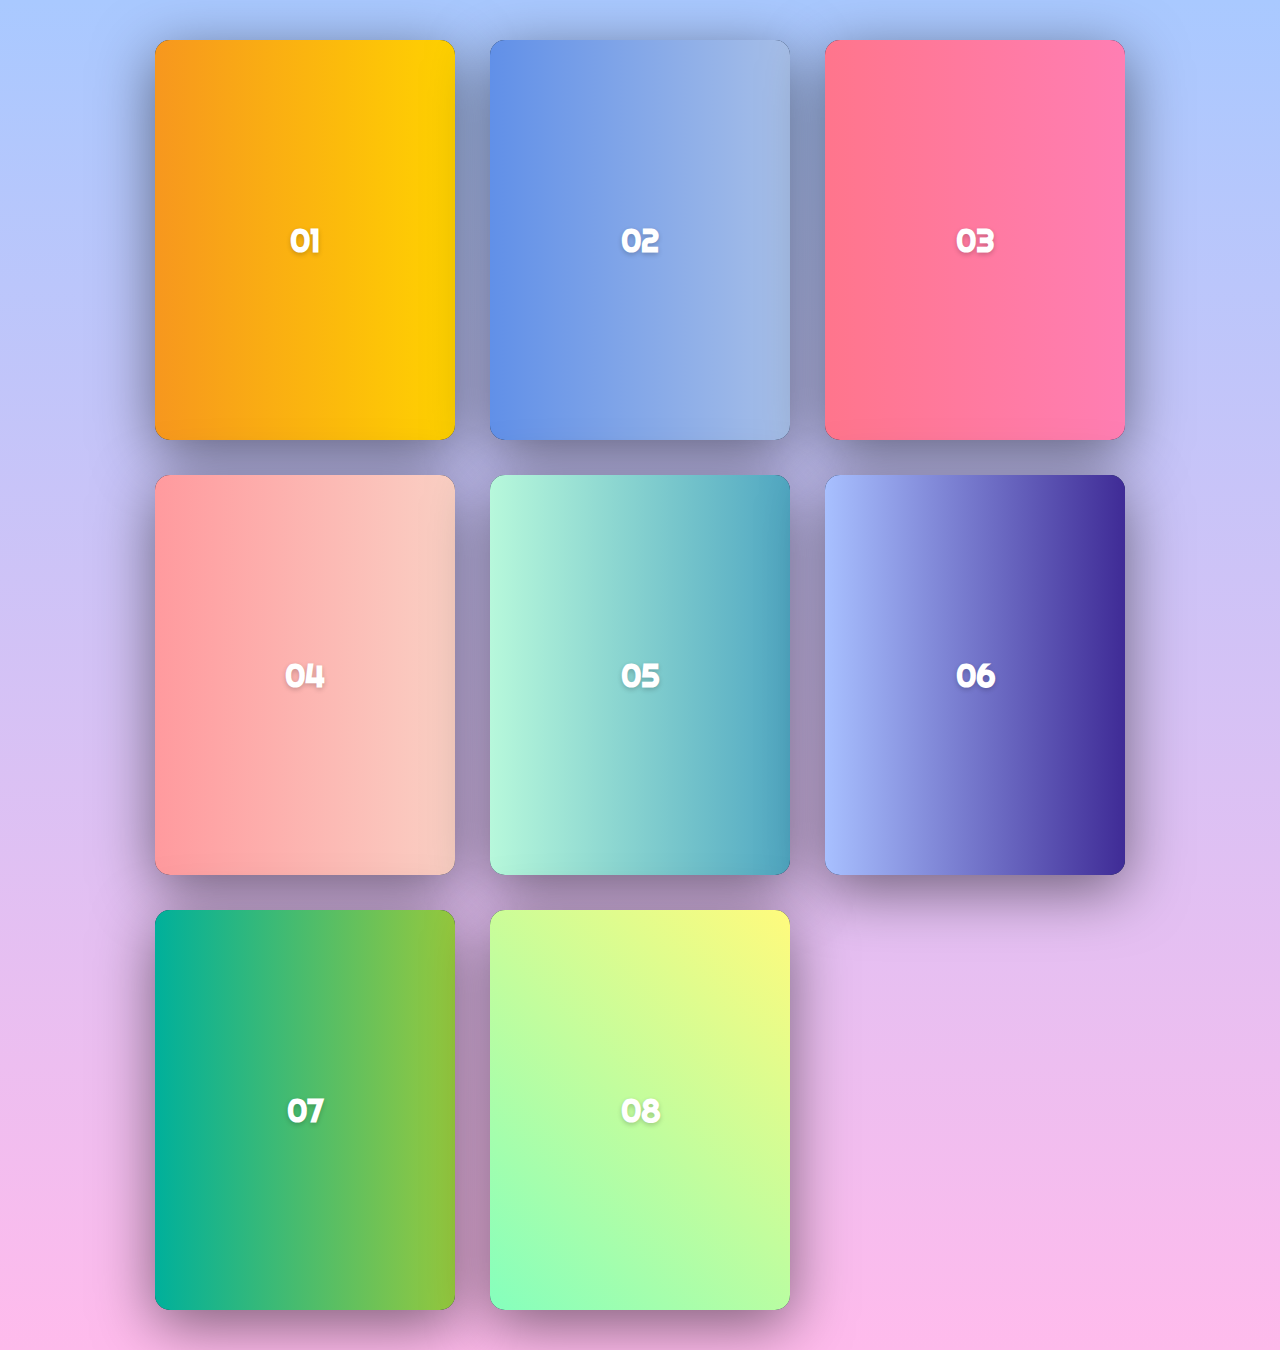
<file: index.html>
<!DOCTYPE html>
<html lang="en">

<head>
  <meta charset="UTF-8" />
  <meta http-equiv="X-UA-Compatible" content="IE=edge" />
  <meta name="viewport" content="width=device-width, initial-scale=1.0" />
  <link rel="shortcut icon" href="./challenge.png" type="image/x-icon" />
  <link rel="stylesheet" href="./styles.css" />
  <title>Frontend Practice</title>
</head>

<body>
  <div class="container">
    <div class="card">
      <div class="face face1">
        <div class="content">
          <span class="stars"></span>
          <h2 class="one">NFT Card</h2>
          <p class="one">
            <a href="./Challenge_01/nft-preview-card-component/index.html" target="_blank">
              Link</a>
          </p>
        </div>
      </div>
      <div class="face face2">
        <h2>01</h2>
      </div>
    </div>

    <div class="card">
      <div class="face face1">
        <div class="content">
          <span class="stars"></span>
          <h2 class="two">QR Code</h2>
          <p class="two">
            <a href="./Challenge_02/qr-code-component/index.html" target="_blank">
              Link</a>
          </p>
        </div>
      </div>
      <div class="face face2">
        <h2>02</h2>
      </div>
    </div>

    <div class="card">
      <div class="face face1">
        <div class="content">
          <span class="stars"></span>
          <h2 class="three">Order Summary</h2>
          <p class="three">
            <a href="./Challenge_03/order-summary-component/index.html" target="_blank">
              Link</a>
          </p>
        </div>
      </div>
      <div class="face face2">
        <h2>03</h2>
      </div>
    </div>

    <div class="card">
      <div class="face face1">
        <div class="content">
          <span class="stars"></span>
          <h2 class="four">3-column card </h2>
          <p class="four">
            <a href="./Challenge_04/3-column-preview-card-component/index.html" target="_blank">
              Link</a>
          </p>
        </div>
      </div>
      <div class="face face2">
        <h2>04</h2>
      </div>
    </div>

    <div class="card">
      <div class="face face1">
        <div class="content">
          <span class="stars"></span>
          <h2 class="five">Profile Card</h2>
          <p class="five">
            <a href="./Challenge_05/profile-card-component-main/index.html" target="_blank">
              Link</a>
          </p>
        </div>
      </div>
      <div class="face face2">
        <h2>05</h2>
      </div>
    </div>

    <div class="card">
      <div class="face face1">
        <div class="content">
          <span class="stars"></span>
          <h2 class="six">Stats Preview Card</h2>
          <p class="six">
            <a href="./Challenge_06/stats-preview-card-component/index.html" target="_blank">
              Link</a>
          </p>
        </div>
      </div>
      <div class="face face2">
        <h2>06</h2>
      </div>
    </div>



    <div class="card">
      <div class="face face1">
        <div class="content">
          <span class="stars"></span>
          <h2 class="seven">Product preview card</h2>
          <p class="seven">
            <a href="./Challenge_07/product-preview-card-component/index.html" target="_blank">
              Link</a>
          </p>
        </div>
      </div>
      <div class="face face2">
        <h2>07</h2>
      </div>
    </div>

    <div class="card">
      <div class="face face1">
        <div class="content">
          <span class="stars"></span>
          <h2 class="seven">Quiz Website</h2>
          <p class="seven">
            <a href="./Challenge_08/index.html" target="_blank">
              Link</a>
          </p>
        </div>
      </div>
      <div class="face face2">
        <h2>08</h2>
      </div>
    </div>


  </div>
</body>

</html>
</file>
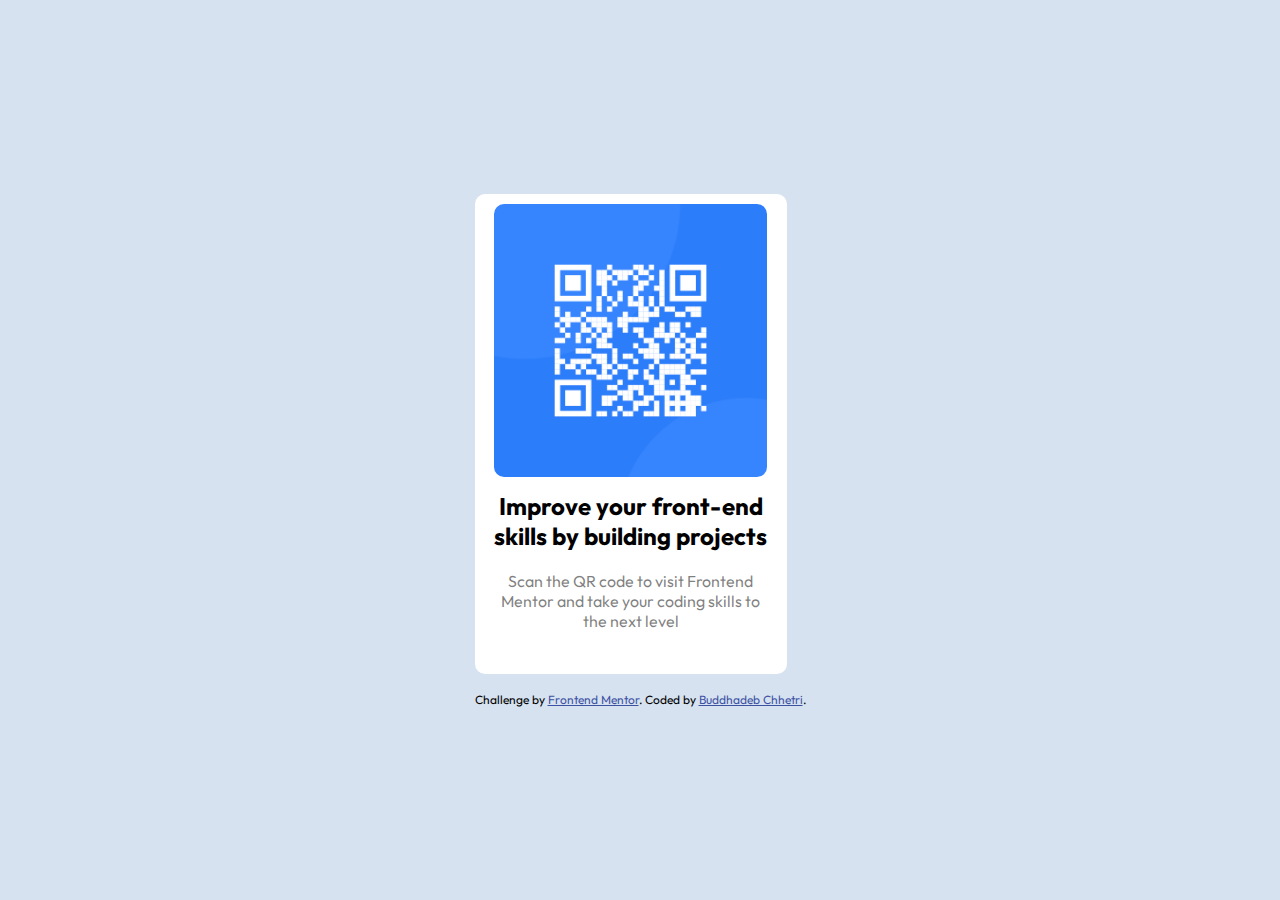
<file: Challange_02/qr-code-component/index.html>
<!DOCTYPE html>
<html lang="en">

<head>
  <meta charset="UTF-8" />
  <meta name="viewport" content="width=device-width, initial-scale=1.0" />
  <link rel="stylesheet" href="styles.css" />
  <link rel="icon" type="image/png" sizes="32x32" href="./images/favicon-32x32.png" />

  <title>Frontend Mentor | QR code component</title>
</head>

<body>
  <div class="container">
    <div class="card1">
      <div class="photo">
        <img src="./images/image-qr-code.png" alt="qr_code" style="width: 100%; border-radius: 10px" />
      </div>
      <div class="content">
        <h2>
          Improve your front-end <br />
          skills by building projects
        </h2>
        <br>
        <p style="color: rgba(0, 0, 0, 0.5);">
          Scan the QR code to visit Frontend <br />
          Mentor and take your coding skills to <br />
          the next level
        </p>
      </div>
    </div>
    <br />
    <div class="attribution">
      Challenge by
      <a href="https://www.frontendmentor.io?ref=challenge" target="_blank">Frontend Mentor</a>. Coded by <a
        href="https://github.com/Buddhad">Buddhadeb Chhetri</a>.
    </div>
  </div>
</body>

</html>
</file>
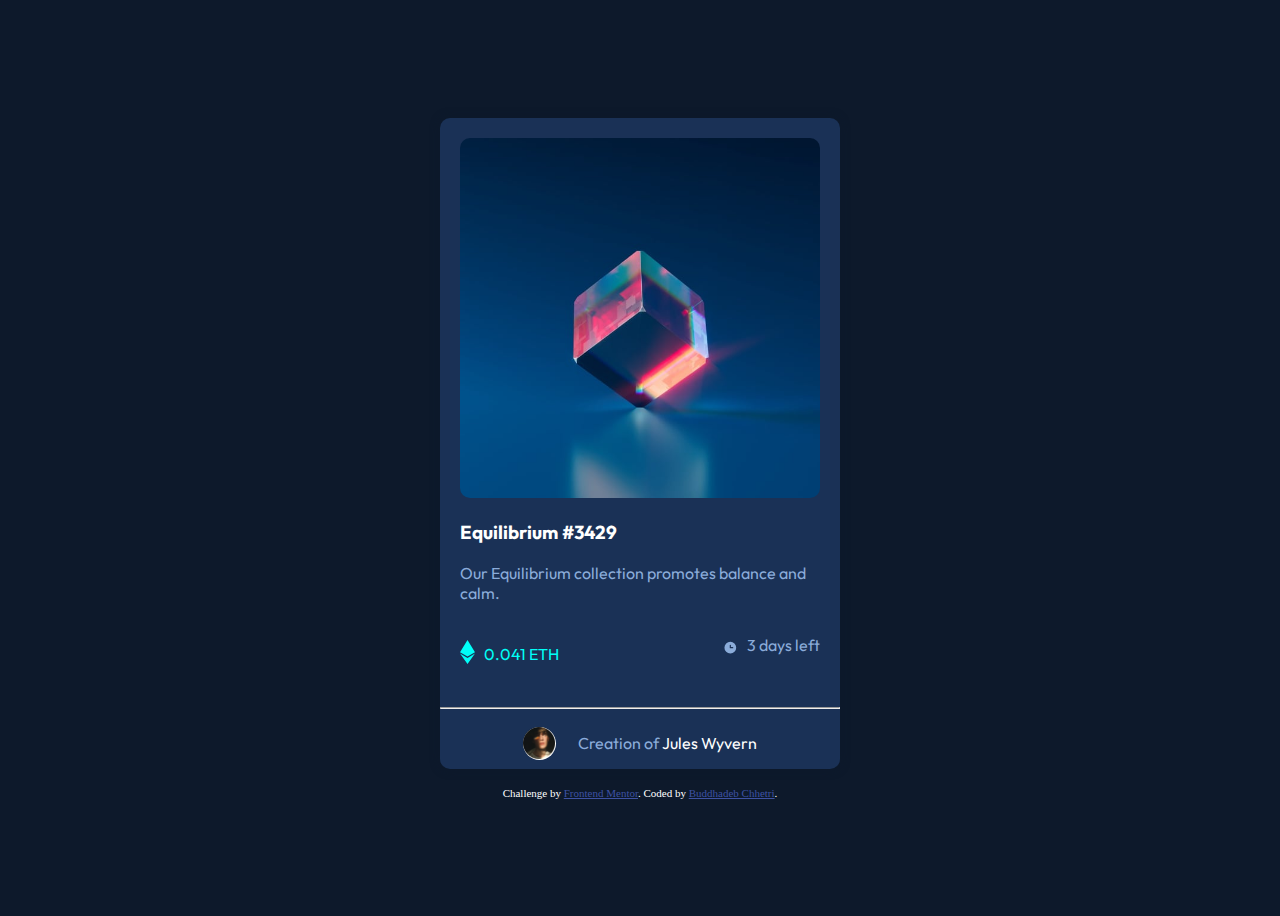
<file: Challenge_01/nft-preview-card-component/index.html>
<!DOCTYPE html>
<html lang="en">

<head>
  <meta charset="UTF-8" />
  <meta name="viewport" content="width=device-width, initial-scale=1.0" />
  <link rel="stylesheet" href="./styles.css" />
  <!-- displays site properly based on user's device -->

  <link rel="icon" type="image/png" sizes="32x32" href="./images/favicon-32x32.png" />
  <title>Frontend Mentor | NFT preview card component</title>
</head>

<body>
  <div class="another">
    <div class="container">
      <div class="main_img">
        <img src="./images/image-equilibrium.jpg" alt="image" style="width: 100%; border-radius: 10px" />

        <h3 style="color: white; font-family: 'Outfit', sans-serif">
          Equilibrium #3429
        </h3>
        <p style="color: hsl(215, 51%, 70%); font-family: 'Outfit', sans-serif">
          Our Equilibrium collection promotes balance and calm.
        </p>
        <!-- <div class="content">
          <div>
            <img src="./images/icon-ethereum.svg" alt="image" style="width: 15px; border-radius: 10px" />
          </div>
          <div>
            <h4 style="color: hsl(178, 100%, 50%)">0.041 ETH</h4>
          </div>
          <div>
            <img src="./images/icon-clock.svg" alt="image" style="width: 15px; border-radius: 10px" />
          </div>
          <div>
            <p style="color: hsl(215, 51%, 70%)">3 days left</p>
          </div>
        </div> -->
        <div class="content">
          <div>
            <p style="color: hsl(178, 100%, 50%); ">
              <img src="./images/icon-ethereum.svg" alt="icon_Ethereum"
                style="width: 15px;position:relative; top: 5px; ">
              &nbsp; 0.041 ETH
            </p>
          </div>
          <div>
            <p>
              <img src="./images/icon-clock.svg" alt="Clock_image" style="width: 15px; position:relative; top: 4px; ">
              &nbsp; 3 days left
            </p>

          </div>
        </div>
      </div>

      <hr />

      <div class="smain">
        <div class="pic">
          <img src="./images/image-avatar.png" alt="image" style="width: 32px; height: 32px" />
        </div>
        <div class="cont">
          <p style="
                color: hsl(215, 51%, 70%);
                font-family: 'Outfit', sans-serif;
              ">
            Creation of
            <span style="color: white; font-family: 'Outfit', sans-serif">Jules Wyvern</span>
          </p>
        </div>
      </div>
    </div>
    <br />
    <div class="attribution">
      Challenge by
      <a href="https://www.frontendmentor.io?ref=challenge" target="_blank">Frontend Mentor</a>. Coded by <a
        href="https://github.com/Buddhad" target="_blank">Buddhadeb Chhetri</a>.
    </div>
  </div>
</body>

</html>
</file>
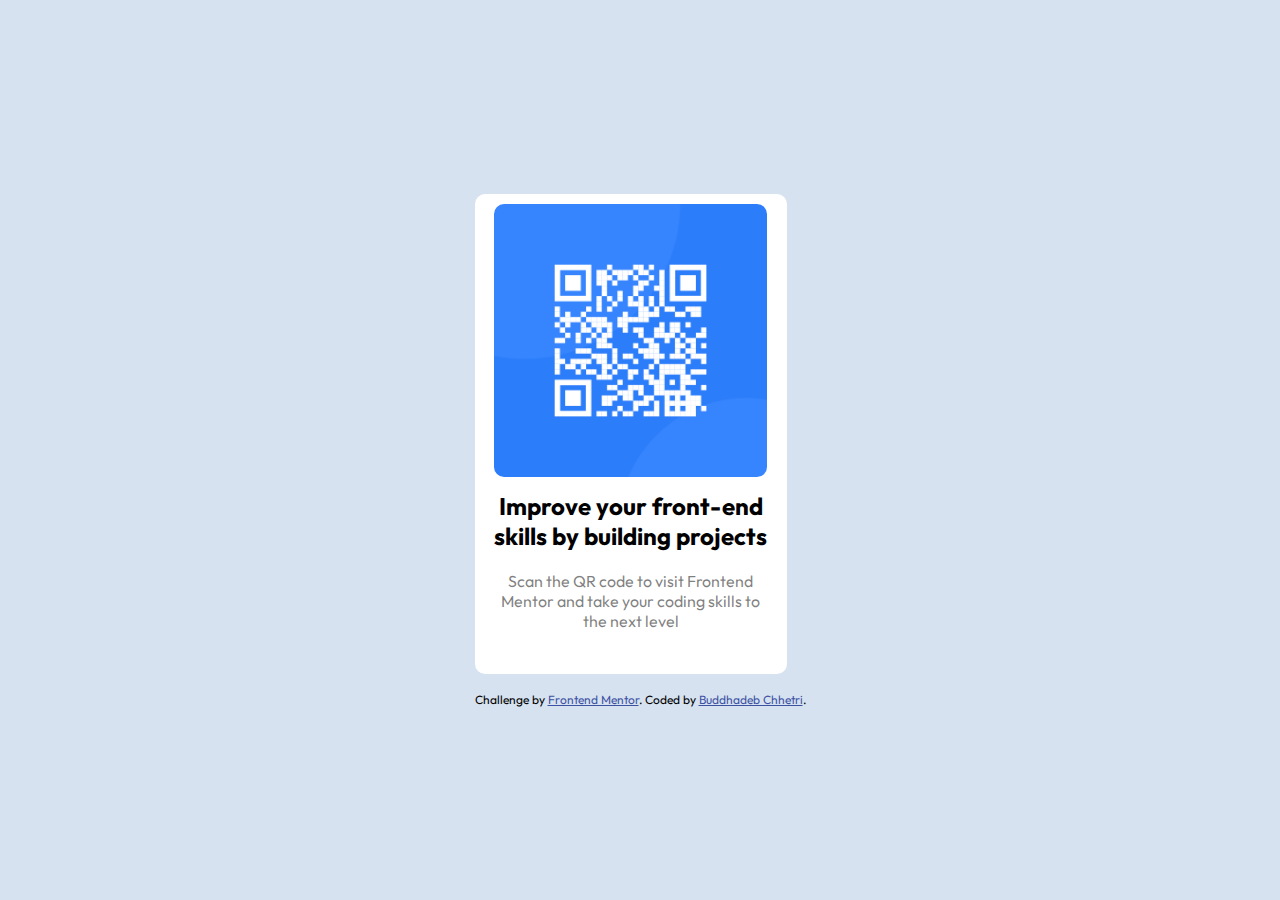
<file: Challenge_02/qr-code-component/index.html>
<!DOCTYPE html>
<html lang="en">

<head>
  <meta charset="UTF-8" />
  <meta name="viewport" content="width=device-width, initial-scale=1.0" />
  <link rel="stylesheet" href="styles.css" />
  <link rel="icon" type="image/png" sizes="32x32" href="./images/favicon-32x32.png" />

  <title>Frontend Mentor | QR code component</title>
</head>

<body>
  <div class="container">
    <div class="card1">
      <div class="photo">
        <img src="./images/image-qr-code.png" alt="qr_code" style="width: 100%; border-radius: 10px" />
      </div>
      <div class="content">
        <h2>
          Improve your front-end <br />
          skills by building projects
        </h2>
        <br>
        <p style="color: rgba(0, 0, 0, 0.5);">
          Scan the QR code to visit Frontend <br />
          Mentor and take your coding skills to <br />
          the next level
        </p>
      </div>
    </div>
    <br />
    <div class="attribution">
      Challenge by
      <a href="https://www.frontendmentor.io?ref=challenge" target="_blank">Frontend Mentor</a>. Coded by <a
        href="https://github.com/Buddhad" target="_blank">Buddhadeb Chhetri</a>.
    </div>
  </div>
</body>

</html>
</file>
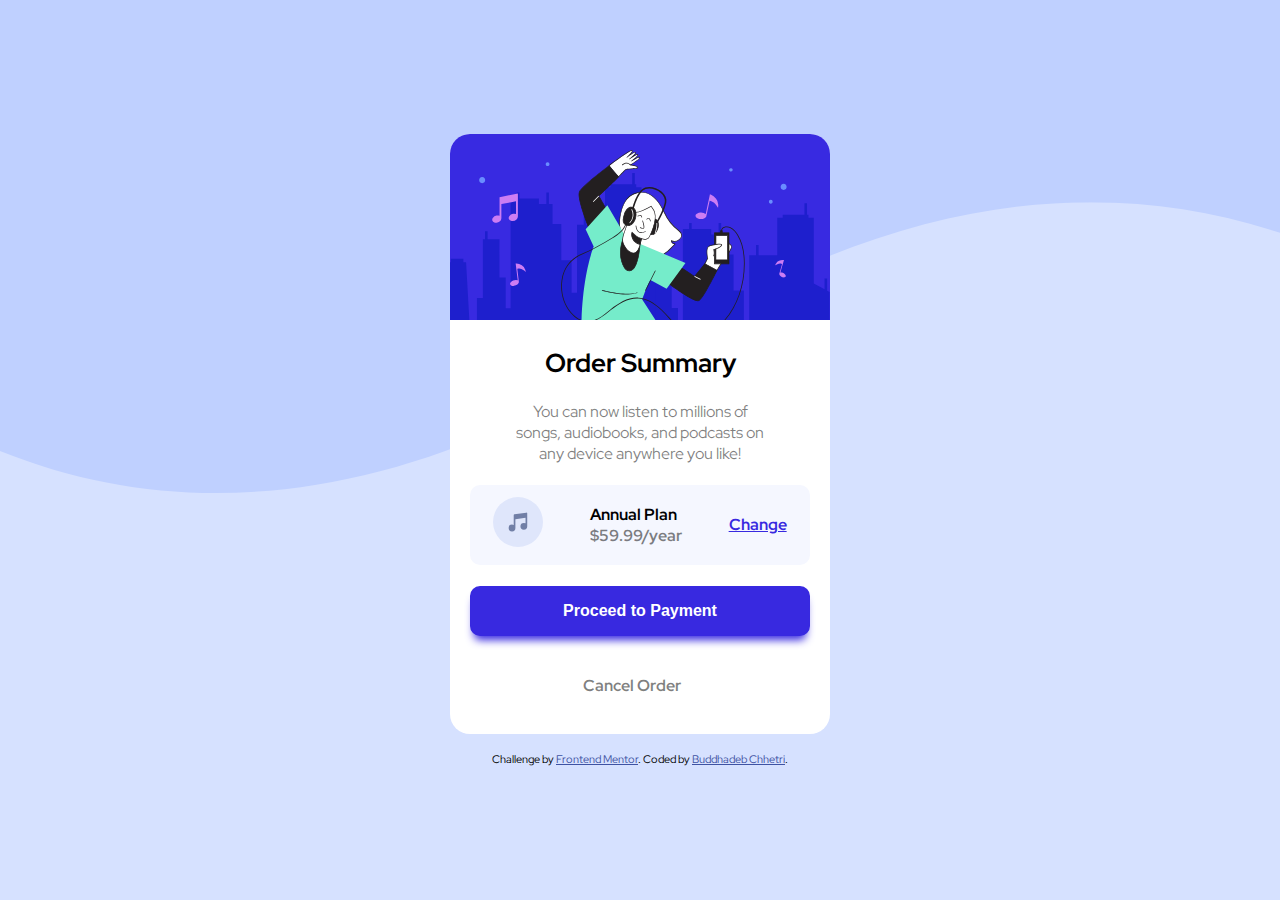
<file: Challenge_03/order-summary-component/index.html>
<!DOCTYPE html>
<html lang="en">

<head>
  <meta charset="UTF-8" />
  <meta name="viewport" content="width=device-width, initial-scale=1.0" />
  <link rel="stylesheet" href="styles.css" />
  <!-- displays site properly based on user's device -->

  <link rel="icon" type="image/png" sizes="32x32" href="./images/favicon-32x32.png" />
  <title>Frontend Mentor | Order summary card</title>
</head>

<body>
  <div class="main">
    <div class="card">
      <img src="./images/illustration-hero.svg" alt="illustration-hero"
        style="width: 100%; border-radius: 20px 20px 0 0" />
      <br /><br />
      <div class="content">
        <p style="font-weight: bold; font-size: 26px">Order Summary</p>
        <br />
        <p style="color: rgba(0, 0, 0, 0.5)">
          You can now listen to millions of <br />
          songs, audiobooks, and podcasts on <br />
          any device anywhere you like!
        </p>
      </div>
      <br />
      <div class="plan">
        <div>
          <img src="./images/icon-music.svg" alt="music" style="width: 50px" />
        </div>
        <div>
          <p style="font-weight: bold">
            Annual Plan
            <br />
            <span style="color: rgba(0, 0, 0, 0.5)">$59.99/year</span>
          </p>
        </div>
        <div>
          <p style="
                text-decoration-line: underline;
                color: hsl(245, 75%, 52%);
                font-weight: bold;cursor: pointer;
              ">
            Change
          </p>
        </div>
      </div>
      <br />
      <button>Proceed to Payment</button>
      <br />
      <p style="
            color: rgba(0, 0, 0, 0.5);
            position: relative;
            top: 39px;
            left: 35%;
            font-weight: bold;
            font-size: 16px;
            cursor: pointer;
          ">
        Cancel Order
      </p>
    </div>

    <br />
    <div class="footer">
      Challenge by
      <a href="https://www.frontendmentor.io?ref=challenge" target="_blank">Frontend Mentor</a>. Coded by
      <a href="https://github.com/Buddhad" target="_blank">Buddhadeb Chhetri</a>.
    </div>
  </div>
</body>

</html>
</file>
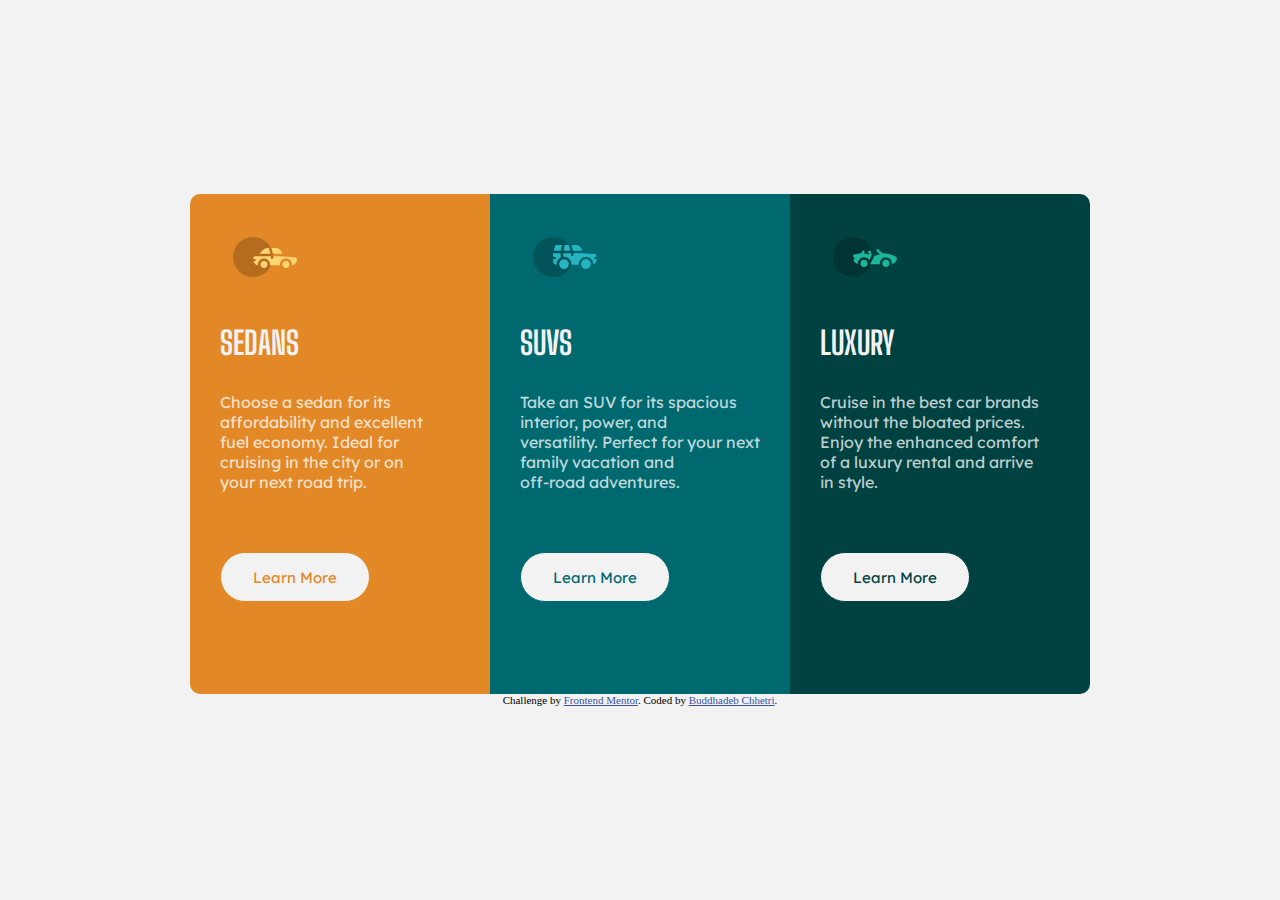
<file: Challenge_04/3-column-preview-card-component/index.html>
<!DOCTYPE html>
<html lang="en">

<head>
  <meta charset="UTF-8">
  <meta name="viewport" content="width=device-width, initial-scale=1.0">
  <link rel="icon" type="image/png" sizes="32x32" href="./images/favicon-32x32.png">
  <link rel="stylesheet" href="style.css">
  <title>Frontend Mentor | 3-column preview card component</title>
</head>

<body>
  <main>
    <div class="container">
      <div class="box_1">
        <div class="car">
          <img src="./images/icon-sedans.svg" alt="sedans">
        </div>
        <h1>Sedans</h1>
        <p>Choose a sedan for its affordability and excellent <br> fuel economy. Ideal for cruising in the city
          or on <br> your next road trip.</p>
        <button class="btn btn_1">Learn More</button>
      </div>
      <div class="box_2">
        <div class="car">
          <img src="./images/icon-suvs.svg" alt="suvs">
        </div>
        <h1>SUVs</h1>
        <p>Take an SUV for its spacious interior, power, and <br> versatility. Perfect for your next family vacation
          and <br> off-road adventures.</p>
        <button class="btn btn_2">Learn More</button>
      </div>
      <div class="box_3">
        <div class="car">
          <img src="./images/icon-luxury.svg" alt="icon-luxury">
        </div>
        <h1>Luxury</h1>
        <p>Cruise in the best car brands without the bloated prices. Enjoy the enhanced comfort <br> of a luxury
          rental and arrive <br> in style.</p>
        <button class="btn btn_3">Learn More</button>
      </div>
    </div>

    <footer class="attribution">
      Challenge by <a href="https://www.frontendmentor.io?ref=challenge" target="_blank">Frontend Mentor</a>.
      Coded by <a href="https://github.com/Buddhad" target="_blank">Buddhadeb Chhetri</a>.
    </footer>
</body>
</main>

</html>
</file>
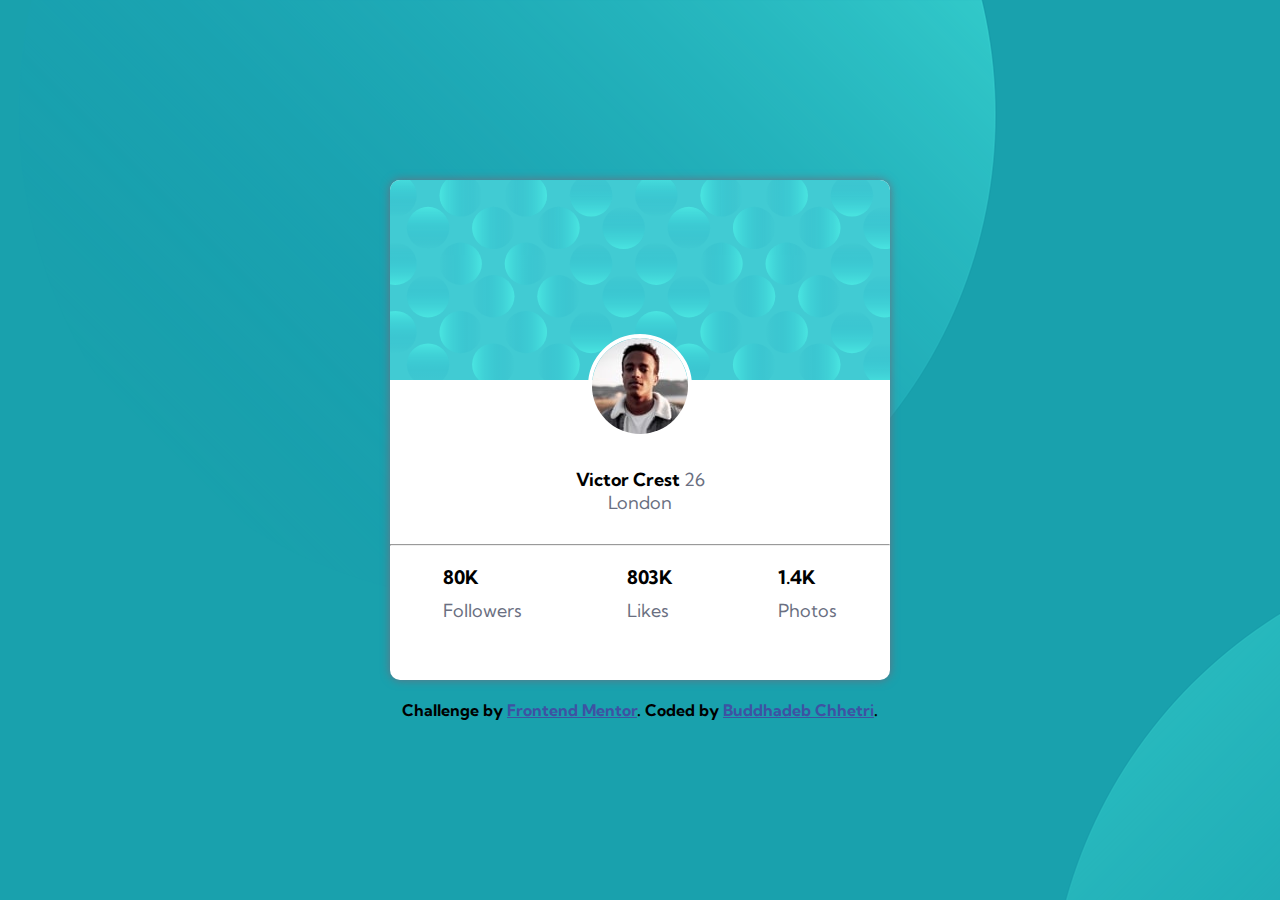
<file: Challenge_05/profile-card-component-main/index.html>
<!DOCTYPE html>
<html lang="en">

<head>
  <meta charset="UTF-8">
  <meta name="viewport" content="width=device-width, initial-scale=1.0">
  <link rel="icon" type="image/png" sizes="32x32" href="./images/favicon-32x32.png">
  <link rel="stylesheet" href="style.css">
  <title>Frontend Mentor | Profile card component</title>
</head>

<body>
  <main>
    <div class="container">
      <div class="profile-card">
        <div class="profile-card__image">
          <img src="./images/bg-pattern-card.svg" alt="bg-pattern-card" class="hero">

        </div>
        <div class="center-card">
          <img src="./images/image-victor.jpg" alt="victor_img" class="victor_img">
        </div>
        <div class="info">
          <h3 class="head-3">Victor Crest <span>26 </span> </h3>
          <h5 class="head-4">London</h5>
          <hr>
        </div>
        <div class="profile-info">
          <div class="follow">
            <h3> 80K</h3>
            <p>Followers</p>
          </div>
          <div class="like">
            <h3> 803K</h3>
            <p>Likes</p>
          </div>
          <div class="photo">
            <h3>1.4K</h3>
            <p>Photos</p>
          </div>
        </div>

      </div>
    </div>

    <footer class="attribution">
      Challenge by <a href="https://www.frontendmentor.io?ref=challenge" target="_blank">Frontend Mentor</a>.
      Coded by <a href="https://github.com/Buddhad" target="_blank">Buddhadeb Chhetri</a>.
    </footer>
  </main>
</body>

</html>
</file>
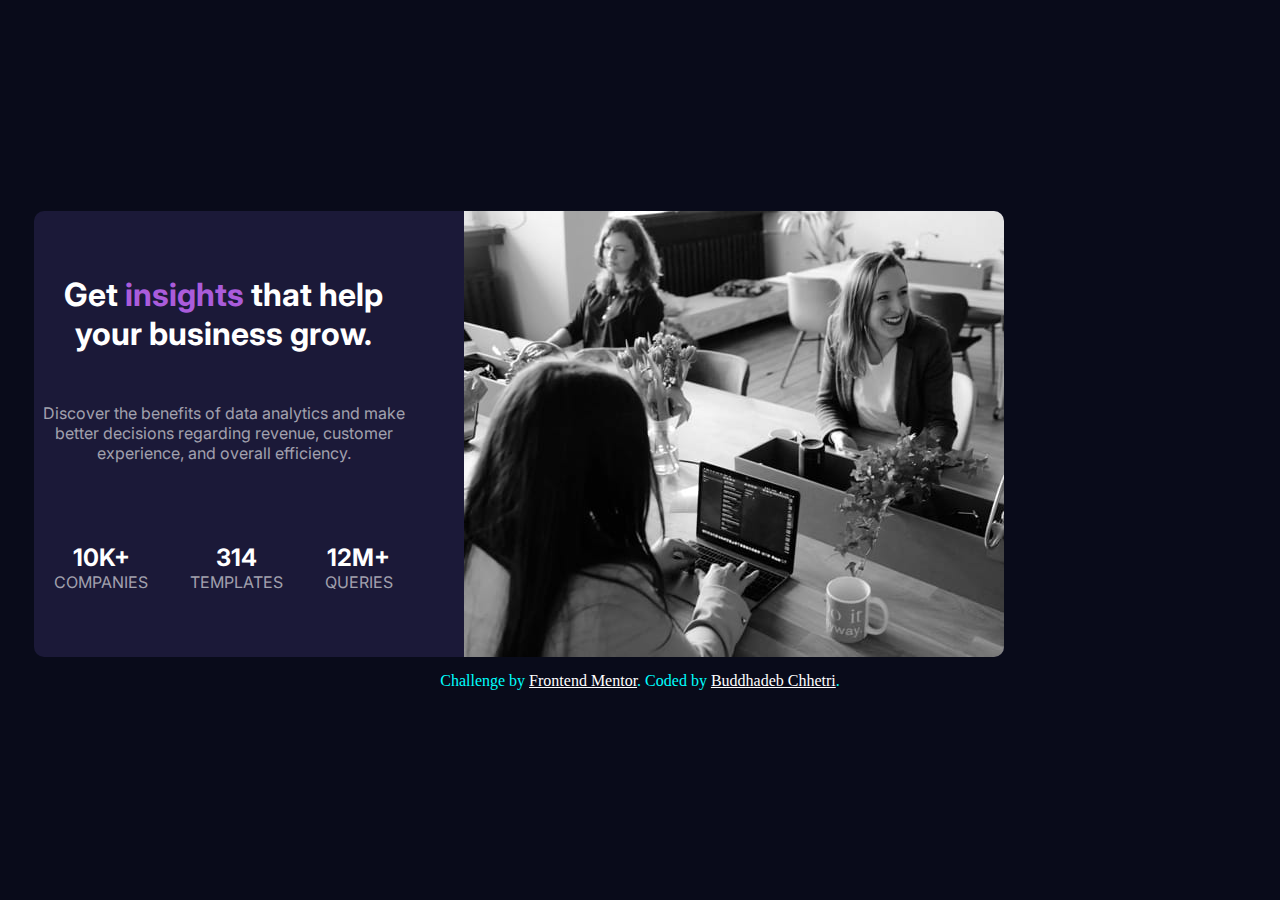
<file: Challenge_06/stats-preview-card-component/index.html>
<!DOCTYPE html>
<html lang="en">

<head>
  <meta charset="UTF-8">
  <meta name="viewport" content="width=device-width, initial-scale=1.0">
  <link rel="icon" type="image/png" sizes="32x32" href="./images/favicon-32x32.png">
  <link rel="stylesheet" href="./styles.css">
  <meta name="description" content="I am Buddhadeb Chhetri .This is my 5th time to create a card component.">
  <title>Frontend Mentor | Stats preview card component</title>
</head>

<body>
  <main>
    <div class="container">
      <div class="card">
        <div class="content">
          <h1>Get <span>insights</span> that help your business grow.</h1>
          <p class="para">Discover the benefits of data analytics and make <br>
            better decisions regarding revenue, customer <br>
            experience, and overall efficiency.</p>

          <div class="card_footer">
            <div class="companies">
              <h2>10k+</h2>
              <p>companies</p>
            </div>
            <div class="templates">
              <h2>314</h2>
              <p>templates</p>
            </div>
            <div class="queries">
              <h2>12M+</h2>
              <p>queries</p>
            </div>
          </div>
        </div>
        <img src="./images/image-header-desktop.jpg" alt="Card image" class="hero">
      </div>

      <footer>
        <div class="attribution">
          Challenge by <a href="https://www.frontendmentor.io?ref=challenge" target="_blank">Frontend Mentor</a>.
          Coded by <a href="https://github.com/Buddhad">Buddhadeb Chhetri</a>.
        </div>
      </footer>
  </main>
</body>

</html>

<!-- Get insights that help your business grow.

Discover the benefits of data analytics and make better decisions regarding revenue, customer
experience, and overall efficiency.

10k+ companies
314 templates
12m+ queries -->
</file>
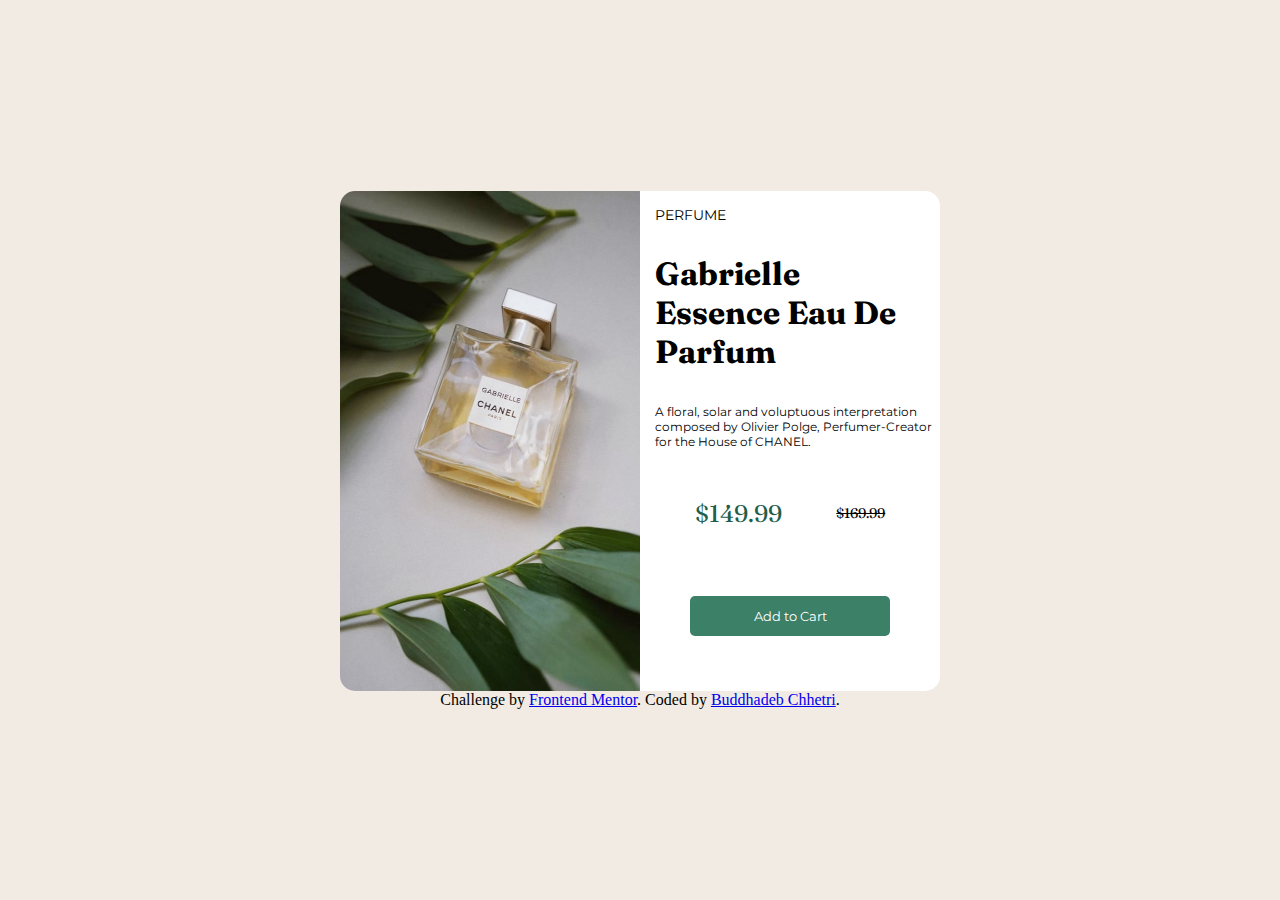
<file: Challenge_07/product-preview-card-component/index.html>
<!DOCTYPE html>
<html lang="en">
<head>
  <meta charset="UTF-8">
  <meta name="viewport" content="width=device-width, initial-scale=1.0"> 
  <link rel="icon" type="image/png" sizes="32x32" href="./images/favicon-32x32.png">
  <link rel="stylesheet" href="style.css">
  <title>Frontend Mentor | Product preview card component</title>
</head>
<body>
  <div class="main">
    <div class="card">
        <img src="images/image-product-desktop.jpg" alt="Product">

    <div class="content">
      <p class="subcategory">Perfume</p>
    <h1 class="title">Gabrielle  Essence Eau  De Parfum</h1>
    <br>
    <p class="discription">A floral, solar and voluptuous interpretation composed by Olivier Polge, 
      Perfumer-Creator for the House of CHANEL.</p>

      <div class="price">
        <p class="product_price">$149.99</p>
        <p class="product_orignal_price">$169.99</p>
      </div>
      <br>
      <button class="btn">
        Add to Cart
      </button>
    </div>
  </div>
  
  <footer>
    <div class="attribution">
      Challenge by <a href="https://www.frontendmentor.io?ref=challenge" target="_blank">Frontend Mentor</a>. 
      Coded by <a href="#">Buddhadeb Chhetri</a>.
    </div>
  </footer>
</div>
</body>
</html>
</file>
<file: styles.css>
@import url("https://fonts.googleapis.com/css2?family=Righteous&display=swap");

body {
  margin: 0;
  padding: 0;
  display: flex;
  justify-content: center;
  align-items: center;
  font-family: "Righteous", cursive;
  min-height: 100vh;
  background-color: #a9c9ff;
  background-image: linear-gradient(180deg, #a9c9ff 0%, #ffbbec 100%);
}
.container {
  max-width: 100vw;
  display: grid;
  grid-template-columns: repeat(auto-fit, minmax(300px, 1fr));
  grid-gap: 35px;
  margin: 0 auto;
  padding: 40px 0;
}
.card {
  position: relative;
  width: 300px;
  height: 400px;
  margin: 0 auto;
  background: #0c213d;
  border-radius: 15px;
  box-shadow: 0 15px 60px rgba(0, 0, 0, 0.5);
}
.face {
  position: absolute;
  bottom: 0;
  left: 0;
  width: 100%;
  height: 100%;
  display: flex;
  justify-content: center;
  align-items: center;
}
.face1 {
  box-sizing: border-box;
  padding: 20px;
}
h2 {
  margin: 0;
  padding: 0;
}

.one {
  background-color: #fffc00;
  -webkit-background-clip: text;
  -webkit-text-fill-color: transparent;
}

.two {
  background-color: #00fffc;
  -webkit-background-clip: text;
  -webkit-text-fill-color: transparent;
}

.three {
  background-color: #fc00ff;
  -webkit-background-clip: text;
  -webkit-text-fill-color: transparent;
}
.four {
  background-color: #ff9a9e;
  -webkit-background-clip: text;
  -webkit-text-fill-color: transparent;
}
.five {
  background-color: #b7f8db;
  -webkit-background-clip: text;
  -webkit-text-fill-color: transparent;
}
.six {
  background-color: #a8c0ff;
  -webkit-background-clip: text;
  -webkit-text-fill-color: transparent;
}
.seven {
  background-color: #00b09b;
  -webkit-background-clip: text;
  -webkit-text-fill-color: transparent;
}
.eight {
  background-color: #00b09b;
  -webkit-background-clip: text;
  -webkit-text-fill-color: transparent;
}
.face2 {
  transition: 0.5s;
}
h2 {
  margin: 0;
  padding: 0;
  font-size: 10em;
  color: #fff;
  transition: 0.5s;
  text-shadow: 0 2px 5px rgba(0, 0, 0, 0.2);
  z-index: 10;
}

.card:hover .face.face2 {
  height: 60px;
}
h2 {
  font-size: 2em;
}

.card:nth-child(1) .face.face2 {
  background-image: linear-gradient(90deg, #f7971e 0%, #ffd200 100%);
  border-radius: 15px;
}

.card:nth-child(2) .face.face2 {
  background-image: linear-gradient(90deg, #6190e8 0%, #a7bfe8 100%);
  border-radius: 15px;
}

.card:nth-child(3) .face.face2 {
  background-image: linear-gradient(90deg, #ff758c 0%, #ff7eb3 100%);
  border-radius: 15px;
}
.card:nth-child(4) .face.face2 {
  background-image: linear-gradient(90deg, #ff9a9e 0%, #fad0c4 100%);
  border-radius: 15px;
}
.card:nth-child(5) .face.face2 {
  background-image: linear-gradient(90deg, #b7f8db 0%, #50a7c2 100%);
  border-radius: 15px;
}
.card:nth-child(6) .face.face2 {
  background-image: linear-gradient(90deg, #a8c0ff 0%, #3f2b96 100%);
  border-radius: 15px;
}
.card:nth-child(7) .face.face2 {
  background-image: linear-gradient(90deg, #00b09b 0%, #96c93d 100%);
  border-radius: 15px;
}
.card:nth-child(8) .face.face2 {
  background-color: #85FFBD;
background-image: linear-gradient(45deg, #85FFBD 0%, #FFFB7D 100%);
  border-radius: 15px;
}
</file>
<file: Challange_02/qr-code-component/styles.css>
@import url("https://fonts.googleapis.com/css2?family=Outfit:wght@400;700&display=swap");
* {
  margin: 0px;
  padding: 0px;
  box-sizing: border-box;
}
body {
  display: flex;
  justify-content: center;
  align-items: center;
  height: 100vh;
  background: hsl(212, 45%, 89%);
}
.card1 {
  width: 312px;
  height: 480px;
  background: hsl(0, 0%, 100%);
  border-radius: 10px;
}

.photo {
  width: 94%;
  padding: 10px;
  margin-left: auto;
  margin-right: auto;
}
.content {
  text-align: center;
  font-family: "Outfit", sans-serif;
}
.attribution {
  font-size: 12px;
  text-align: center;
  font-family: "Outfit", sans-serif;
}
.attribution a {
  color: hsl(228, 45%, 44%);
}
</file>
<file: Challenge_01/nft-preview-card-component/styles.css>
@import url("https://fonts.googleapis.com/css2?family=Outfit:wght@300;400;600&display=swap");

body {
  display: flex;
  justify-content: center;
  align-items: center;
  height: 100vh;
  background-color: hsl(217, 54%, 11%);
}

.container {
  height: 651px;
  width: 400px;
  background-color: hsl(217, 54%, 22%);
  border-radius: 10px;
  box-shadow: 0px 0px 10px 0px hsl(217, 54%, 11%);
}

.main_img {
  /* border-radius: 10px; */
  width: 90%;
  padding: 20px;
  display: block;
  margin-left: auto;
  margin-right: auto;
}
.attribution {
  color: white;
  text-align: center;
}
.smain {
  display: flex;
  align-items: center;
  justify-content: center;
}
.pic {
  width: 33px;
  height: 33px;
  border-radius: 50%;
  background-color: white;
  margin-right: 22px;
}
.content {
  display: flex;
  justify-content: space-between;
  font-family: "Outfit", sans-serif;
  color: hsl(215, 51%, 70%);
}
.attribution {
  font-size: 11px;
  text-align: center;
}

.attribution a {
  color: hsl(228, 45%, 44%);
}
</file>
<file: Challenge_02/qr-code-component/styles.css>
@import url("https://fonts.googleapis.com/css2?family=Outfit:wght@400;700&display=swap");
* {
  margin: 0px;
  padding: 0px;
  box-sizing: border-box;
}
body {
  display: flex;
  justify-content: center;
  align-items: center;
  height: 100vh;
  background: hsl(212, 45%, 89%);
}
.card1 {
  width: 312px;
  height: 480px;
  background: hsl(0, 0%, 100%);
  border-radius: 10px;
}

.photo {
  width: 94%;
  padding: 10px;
  margin-left: auto;
  margin-right: auto;
}
.content {
  text-align: center;
  font-family: "Outfit", sans-serif;
}
.attribution {
  font-size: 12px;
  text-align: center;
  font-family: "Outfit", sans-serif;
}
.attribution a {
  color: hsl(228, 45%, 44%);
}
</file>
<file: Challenge_03/order-summary-component/styles.css>
@import url("https://fonts.googleapis.com/css2?family=Red+Hat+Display:wght@500;700;900&display=swap");
* {
  margin: 0px;
  padding: 0px;
  box-sizing: border-box;
}

body {
  display: flex;
  justify-content: center;
  align-items: center;
  height: 100vh;
  background-image: url("./images/pattern-background.svg");
  background-position: center;
  background-repeat: no-repeat;
  background-size: cover;
}
.footer {
  font-size: 11px;
  text-align: center;
  font-family: "Red Hat Display", sans-serif;
}

.footer a {
  color: hsl(228, 45%, 44%);
}
.card {
  width: 380px;
  height: 600px;
  background-color: white;
  border-radius: 20px;
  font-family: "Red Hat Display", sans-serif;
}
.plan {
  width: 340px;
  height: 80px;
  background-color: hsl(225, 100%, 98%);
  border-radius: 10px;
  margin-left: auto;
  margin-right: auto;
  display: flex;
  align-items: center;
  justify-content: space-around;
}
.content {
  text-align: center;
}
button {
  width: 340px;
  height: 50px;
  background-color: hsl(245, 75%, 52%);
  border-radius: 10px;
  border: 2px solid hsl(245, 75%, 52%);
  color: white;
  position: relative;
  left: 20px;
  font-weight: bold;
  font-size: 16px;
  box-shadow: 0 8px 8px -4px hsl(245, 75%, 52%);
  cursor: pointer;

  /* box-shadow: 10px 10px 5px hsl(245, 75%, 52%); */
}
button:hover {
  transform: scale(1.1);
}
button {
  transition: all 0.2s ease-in-out;
}

button:hover {
  background-color: hsl(245, 50%, 42%);
}
</file>
<file: Challenge_04/3-column-preview-card-component/style.css>
@import url("https://fonts.googleapis.com/css2?family=Big+Shoulders+Display:wght@700&family=Lexend+Deca&display=swap");

:root {
  --bright-orange: hsl(31, 77%, 52%);
  --dark-cyan: hsl(184, 100%, 22%);
  --very-dark-cyan: hsl(179, 100%, 13%);
  --Transparent-white: hsla(0, 0%, 100%, 0.75);
  --Very-light-gray: hsl(0, 0%, 95%);
  --font-size: 15px;
  --font-family1: "Big Shoulders Display", cursive;
  --font-family: "Lexend Deca", sans-serif;
}
* {
  margin: 0;
  padding: 0;
  box-sizing: border-box;
}
body {
  display: flex;
  justify-content: center;
  align-items: center;
  height: 100vh;
  background-color: var(--Very-light-gray);
  /* font-family: var(--font-family1); */
}
.box_1 {
  width: 300px;
  height: 500px;
  background-color: var(--bright-orange);
  border-radius: 10px 0 0 10px;
}
.attribution {
  font-size: 11px;
  text-align: center;
}
.box_2 {
  width: 300px;
  height: 500px;
  background-color: var(--dark-cyan);
}
.box_3 {
  width: 300px;
  height: 500px;
  background-color: var(--very-dark-cyan);
  border-radius: 0 10px 10px 0;
}
.attribution a {
  color: hsl(228, 45%, 44%);
}
.container {
  display: flex;
  justify-content: center;
  align-items: center;
}
.btn {
  width: 150px;
  height: 50px;
  background-color: var(--Very-light-gray);
  border: 1px solid var(--bright-orange);
  border-radius: 50px;
  font-family: var(--font-family);
  font-size: var(--font-size);

  text-align: center;
  cursor: pointer;
  transition: all 0.3s ease-in-out;
}
.btn:hover {
  background-color: var(--bright-orange);
  color: var(--Transparent-white);
}

.btn_1 {
  margin: 30px;
  color: var(--bright-orange);
}
.btn_2 {
  margin: 30px;
  border: 1px solid var(--dark-cyan);
  color: var(--dark-cyan);
}
.btn_2:hover {
  background-color: var(--dark-cyan);
  color: var(--Transparent-white);
}
.btn_3 {
  margin: 30px;
  border: 1px solid var(--very-dark-cyan);
  color: var(--very-dark-cyan);
}
.btn_3:hover {
  background-color: var(--very-dark-cyan);
  color: var(--Transparent-white);
}

.car {
  margin: 43px;
}
h1 {
  margin: 30px;
  color: var(--Very-light-gray);
  text-transform: uppercase;
  font-family: var(--font-family1);
}
p {
  margin: 30px;
  color: var(--Transparent-white);
  font-family: var(--font-family);
}

/** Media Queries **/
@media screen and (max-width: 480px) {
  body {
    height: auto;
    margin-top: 50px;
  }
  .container {
    display: flex;
    flex-direction: column;
    justify-content: center;
    align-items: center;
  }
  .box_1 {
    height: auto;
    border-radius: 10px 10px 0 0;
  }
  .box_3 {
    height: auto;
    border-radius: 0 0 10px 10px;
  }
  .h1,
  .p {
    margin: 30px 0;
    font-weight: 400;
    width: auto;
  }
}
@media screen and (max-width: 722px) {
  body {
    height: auto;
    margin-top: 50px;
  }
  .container {
    display: flex;
    flex-direction: column;
    justify-content: center;
    align-items: center;
  }
  .box_1 {
    height: auto;
    border-radius: 10px 10px 0 0;
  }
  .box_3 {
    height: auto;
    border-radius: 0 0 10px 10px;
  }
  .h1,
  .p {
    margin: 30px 0;
    font-weight: 400;
  }
}
</file>
<file: Challenge_05/profile-card-component-main/style.css>
@import url("https://fonts.googleapis.com/css2?family=Kumbh+Sans:wght@400;700&display=swap");
:root {
  ---Dark-cyan: hsl(185, 75%, 39%);
  ---Very-dark-desaturated-blue: hsl(229, 23%, 23%);
  ---Dark-grayish-blue: hsl(227, 10%, 46%);
  ---Dark-gray: hsl(0, 0%, 59%);
  ---Font-size: 18px;
  ---font-family: "Kumbh Sans", sans-serif;
}
* {
  margin: 0;
  padding: 0;
  box-sizing: border-box;
}

body {
  height: 100vh;
  display: flex;
  align-items: center;
  justify-content: center;
  background-color: var(---Dark-cyan);
  font-family: var(---font-family);
  background-image: url(./images/bacground.png);
  background-repeat: no-repeat;
}
.profile-card {
  width: 500px;
  height: 500px;
  background-color: white;
  border-radius: 10px;
  box-shadow: 0px 0px 10px var(---Dark-grayish-blue);
}
.profile-card__image img.hero {
  width: 100%;
  height: 100%;
  border-radius: 10px 10px 0 0;
}
.attribution {
  font-size: 16px;
  text-align: center;
  margin-top: 20px;
  font-weight: bold;
}

.attribution a {
  color: hsl(228, 45%, 44%);
}
.center-card img.victor_img {
  border-radius: 50%;
  border: 4px solid white;
}
.center-card {
  display: flex;
  justify-content: center;
  align-items: center;
  margin-top: -50px;
  margin-bottom: 30px;
}
.info h3.head-3 {
  font-size: var(---Font-size);
  font-weight: bold;
  text-align: center;
}
.info h5.head-4 {
  font-size: var(---Font-size);
  text-align: center;
  color: var(---Dark-grayish-blue);
  margin-bottom: 30px;
  font-weight: 400;
}
span {
  color: var(---Dark-grayish-blue);
  font-weight: 400;
}
.profile-info {
  margin-top: 20px;
  display: flex;
  justify-content: space-around;
  align-items: center;
}
.follow p,
.like p,
.photo p {
  font-size: var(---Font-size);
  color: var(---Dark-grayish-blue);
  margin-top: 10px;
  font-weight: 400;
}
@media screen and (max-width: 480px) {
  body {
    height: 100vh;
    display: flex;
    align-items: center;
    justify-content: center;
    background-color: var(---Dark-cyan);
    font-family: var(---font-family);
    padding: auto;
  }
  .profile-card {
    width: 400px;
    height: 420px;
  }
  .center-card img.victor_img {
    width: 100px;
    border-radius: 50%;
    border: 4px solid white;
  }
  .attribution {
    font-size: 10px;
    text-align: center;
    margin-top: 20px;
    font-weight: bold;
    width: auto;
    height: auto;
  }
}
</file>
<file: Challenge_06/stats-preview-card-component/styles.css>
@import url("https://fonts.googleapis.com/css2?family=Inter:wght@400;700&display=swap");
@import url("https://fonts.googleapis.com/css2?family=Lexend+Deca&display=swap");
:root {
  --Very-dark-blue: hsl(233, 47%, 7%);
  --Dark-desaturated-blue: hsl(244, 38%, 16%);
  --Soft-violet: hsl(277, 64%, 61%);
  --White: hsl(0, 0%, 100%);
  --Slightly-transparent-white: hsla(0, 0%, 100%, 0.75);
  --Slightly-transparent-white: hsla(0, 0%, 100%, 0.6);
  --Font-size: 15px;
  --font-family: "Inter", sans-serif;
  --font-family1: "Lexend Deca", sans-serif;
}
* {
  margin: 0;
  padding: 0;
  box-sizing: border-box;
}
body {
  display: flex;
  justify-content: center;
  align-items: center;
  height: 100vh;
  background-color: var(--Very-dark-blue);
}

.card {
  width: 80%;
  height: 100%;
  background-color: var(--Dark-desaturated-blue);
  border-radius: 10px;
  display: flex;
  /* flex-direction: column; */
  justify-content: center;
  align-items: center;
  color: var(--White);
  font-family: var(--font-family);
}
.content {
  text-align: center;
  font-weight: 400;
}
.content p {
  color: var(--Slightly-transparent-white);
}
.card_footer,
.companies,
.templates,
.queries p {
  text-transform: uppercase;
}
.content p.para {
  margin-top: 50px;
  font-weight: 400;
}
.card_footer {
  display: flex;
  justify-content: space-around;
  align-items: center;
  margin-top: 5rem;
}
.card img.hero {
  border-radius: 0 10px 10px 0;
  margin-left: 50px;
}
.attribution {
  margin-top: 15px;
  font-size: 16px;
  text-align: center;
  color: aqua;
}
span {
  color: var(--Soft-violet);
}
.attribution a {
  color: white;
}
</file>
<file: Challenge_07/product-preview-card-component/style.css>
@import url('https://fonts.googleapis.com/css2?family=Montserrat:wght@500;700&display=swap');
@import url('https://fonts.googleapis.com/css2?family=Fraunces:wght@700&display=swap');
:root{
    /*Primary Colors*/
--Light-cyan: hsl(158, 36%, 37%);
--Dark-cyan: hsl(158, 47%, 25%);
--Cream: hsl(30, 38%, 92%);
/* Natural Colors*/
--Very-dark-blue: hsl(212, 21%, 14%);
--Dark-grayish-blue: hsl(228, 12%, 48%);
--White: hsl(0, 0%, 100%);
--Font-size : 14px;
--font-family-0: 'Fraunces', serif;
--font-family-1: 'Montserrat', sans-serif;
}

*{
    box-sizing: border-box;
    margin: 0;
    padding: 0;
}
body{
    height: 100vh;
    display: flex;
    justify-content: center;
    align-items: center;
    background-color: var(--Cream);
}

.card{
    width: 600px;
    height: 500px;
    background-color: var(--White);
    display: flex;
    overflow: hidden;
    border-radius: 15px;
}

img{
    width: 300px;
    height: auto;
    background-size:cover ;
}
.subcategory{
    font-size: var(--Font-size);
    font-family: var(--font-family-1);
    text-transform: uppercase;
    padding: 15px;
}
.title{
    padding:15px ;
    font-family: var(--font-family-0);
}
.discription{
    padding-left: 15px;
    font-family: var(--font-family-1);
    font-size: 12px;
}

.price{
    display: flex;
    justify-content: space-evenly;
    padding-top: 50px;
}

.product_price{
    font-size: 24px;
    font-family: var(--font-family-0);
    color: var(--Dark-cyan);
}
.product_orignal_price{
    font-size: 14px;
    font-family: var(--font-family-0);
    text-decoration: line-through;
    padding-top: 5px;
}
.btn{
    width: 200px;
    height: 40px;
    border-radius: 5px;
    border: none;
    background-color: var(--Light-cyan);
    color: var(--White);
    font-family: var(--font-family-1);
    margin: 50px;
    cursor: pointer;
}
footer{
    text-align: center;
}
.btn:hover{
    background-color: var(--Dark-cyan);
}
</file>
